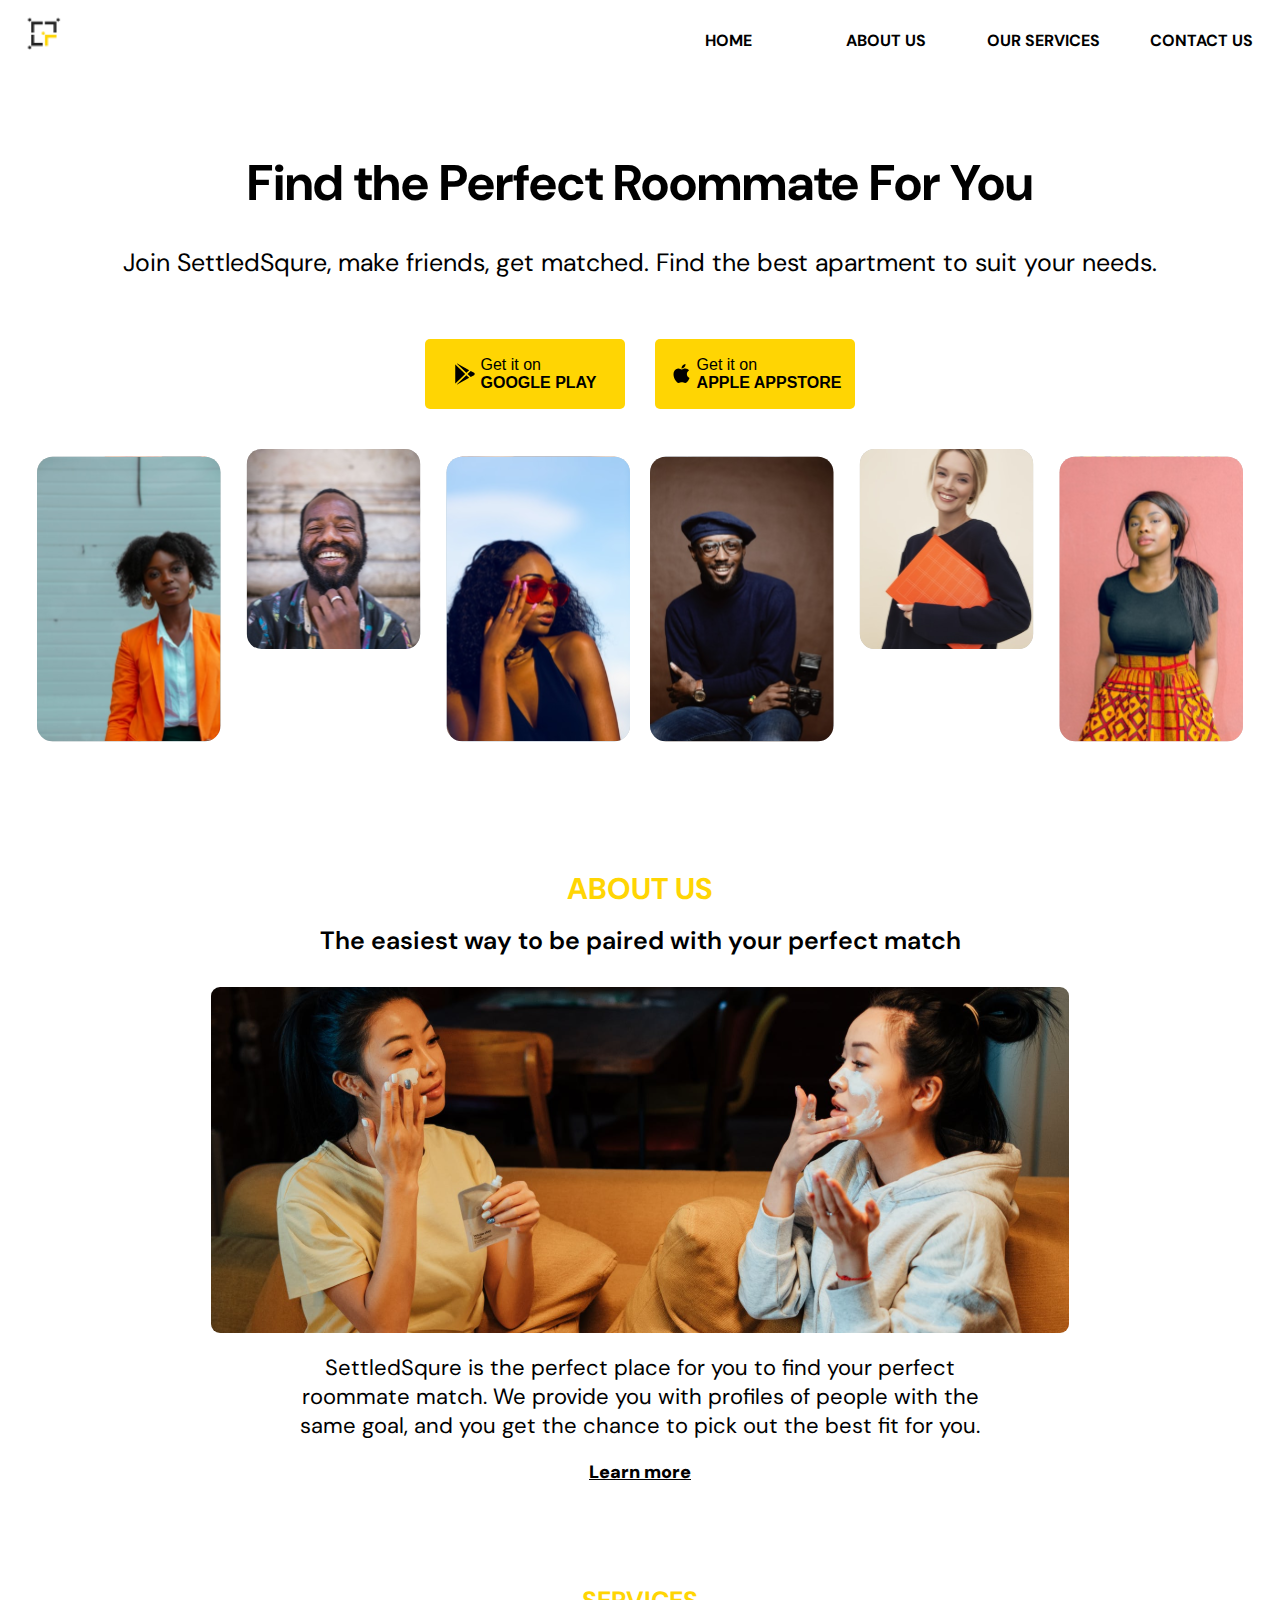
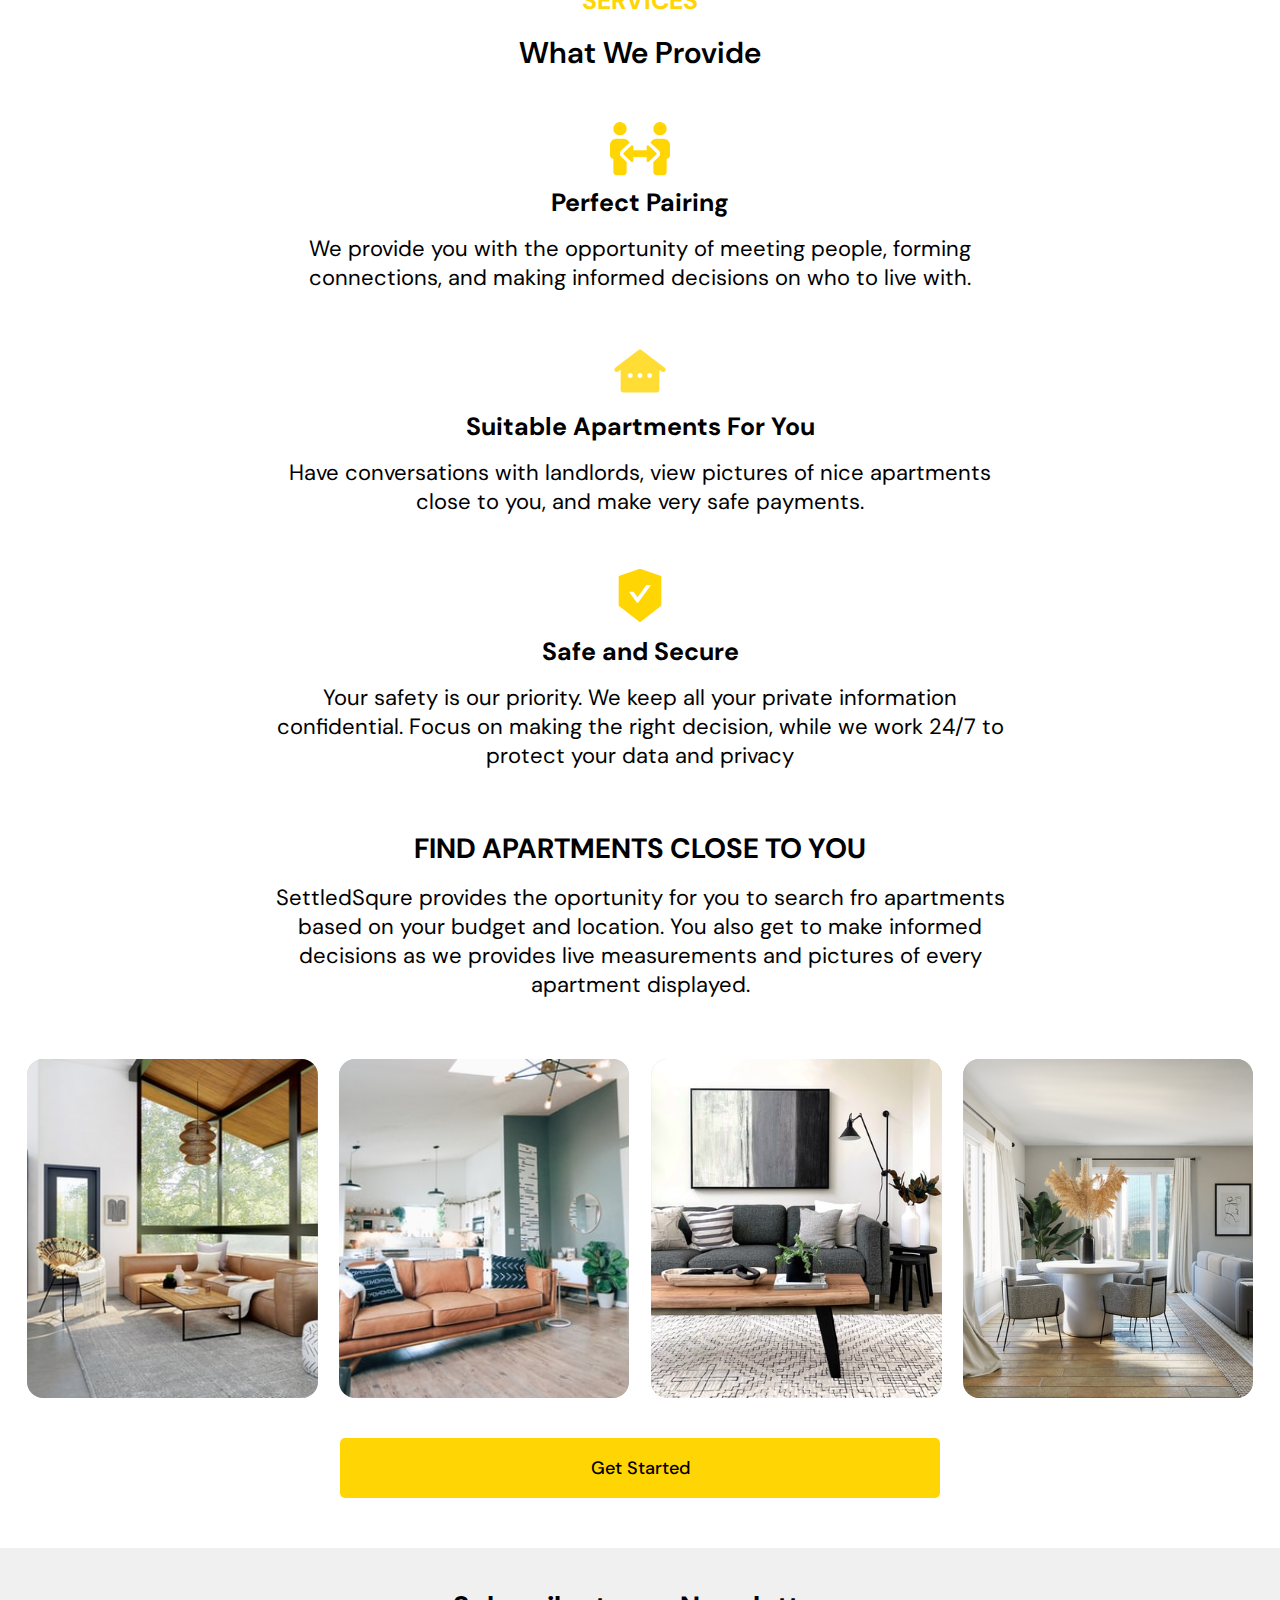
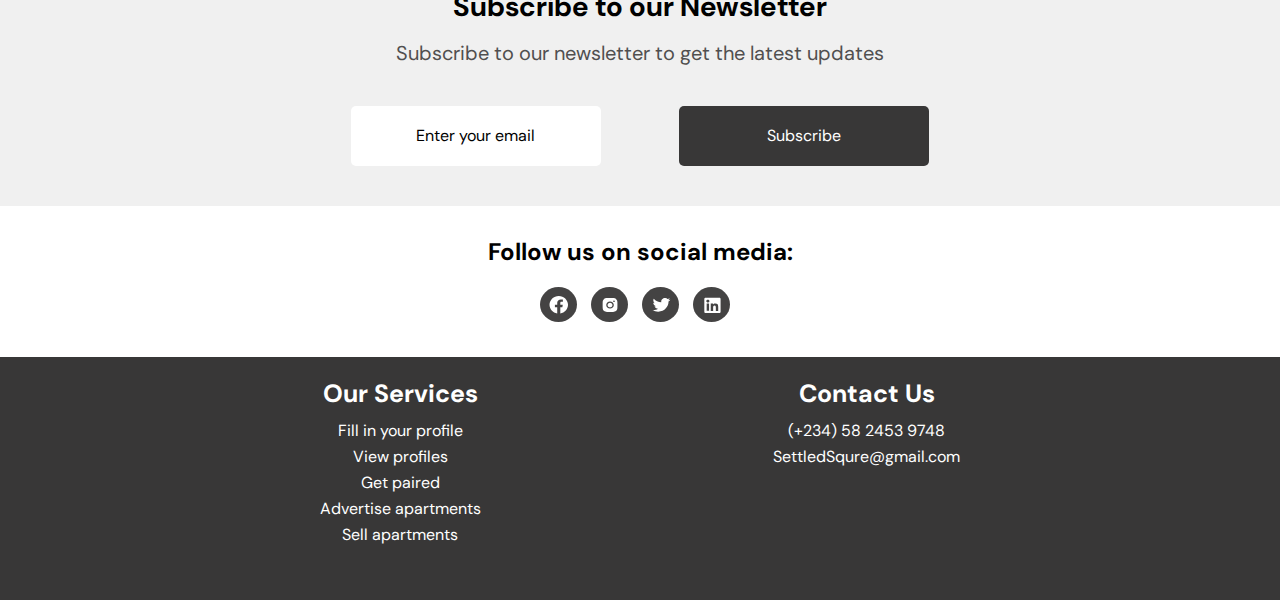
<file: index.html>
<!DOCTYPE html>
<html lang="en">
  <head>
    <meta charset="UTF-8" />
    <meta http-equiv="X-UA-Compatible" content="IE=edge" />
    <meta name="viewport" content="width=device-width, initial-scale=1.0" />
    <link rel="stylesheet" href="style.css" />
    <title>Roommates</title>
  </head>
  <body>
    <header>
        <nav>
        <img src="/assets/header-removebg-preview.png" alt="can't load image" />
        <div class="burger-container" onclick="openNav()">
          <div class="burger"></div>
        </div>
        <div class="links-container">
          <div class="nav-links">
            <ul>
              <li><a href="#" onclick="unHide()">Home</a></li>
              <li><a href="#about" onclick="unHide()">About Us</a></li>
              <li><a href="#services" onclick="unHide()">Our Services</a></li>
              <li><a href="#contact" onclick="unHide()">Contact Us</a></li>
            </ul>
          </div>
        </div>
      </nav>
    </header>
    <main>
      <section id="home">
        <h1>Find the Perfect Roommate For You</h1>
        <p>
          Join SettledSqure, make friends, get matched. Find the best apartment
          to suit your needs.
        </p>
        <div class="btn-div">
          <button>
            <a href="/error 404/index.html"
              ><img src="/assets/playstore.svg" alt="can't load image" />
              <div class="btn-text">
                <span class="get">Get it on</span>
                <span class="platform">GOOGLE PLAY</span>
              </div>
            </a>
          </button>
          <button>
            <a href="/error 404/index.html"
              ><img src="/assets/appstore.svg" alt="can't load image" />
              <div class="btn-text">
                <span class="get">Get it on</span>
                <span class="platform">APPLE APPSTORE</span>
              </div>
            </a>
          </button>
        </div>
        <div class="hero-images">
          <div class="top-images">
            <img src="/assets/person i.svg" alt="can't load image" />
            <img
              src="/assets/person ii.svg"
              class="middle-one"
              alt="can't load image"
            />
            <img src="/assets/person iii.svg" alt="can't load image" />
          </div>
          <div class="bottom-images">
            <img src="/assets/person iv.svg" alt="can't load image" />
            <img
              src="/assets/person v.svg"
              class="middle-two"
              alt="can't load image"
            />
            <img src="/assets/person vi.svg" alt="can't load image" />
          </div>
        </div>
      </section>
      <section id="about">
        <h2>About us</h2>
        <h4>The easiest way to be paired with your perfect match</h4>
        <img src="/assets/about img.svg" alt="can't load image" />
        <p>
          SettledSqure is the perfect place for you to find your perfect
          roommate match. We provide you with profiles of people with the same
          goal, and you get the chance to pick out the best fit for you.
        </p>
        <a href="/error 404/index.html" class="more">Learn more</a>
      </section>
      <section id="services">
        <h2>Services</h2>
        <h3>What We Provide</h3>
        <div class="services-container">
          <div class="service">
            <img src="/assets/pairing.svg" alt="can't load image" />
            <h4>Perfect Pairing</h4>
            <p>
              We provide you with the opportunity of meeting people, forming
              connections, and making informed decisions on who to live with.
            </p>
          </div>
          <div class="service">
            <img src="/assets/apartment img.svg" alt="can't load image" />
            <h4>Suitable Apartments For You</h4>
            <p>
              Have conversations with landlords, view pictures of nice
              apartments close to you, and make very safe payments.
            </p>
          </div>
          <div class="service">
            <img src="/assets/safety img.svg" alt="can't load image" />
            <h4>Safe and Secure</h4>
            <p>
              Your safety is our priority. We keep all your private information
              confidential. Focus on making the right decision, while we work
              24/7 to protect your data and privacy
            </p>
          </div>
        </div>
        <div class="find__apart">
          <h2>Find apartments close to you</h2>
          <p>
            SettledSqure provides the oportunity for you to search fro
            apartments based on your budget and location. You also get to make
            informed decisions as we provides live measurements and pictures of
            every apartment displayed.
          </p>
          <div class="image-part">
            <div class="left__image-part">
              <img src="/assets/apartment i.svg" alt="can't load image" />
              <img src="/assets/apartment iii.svg" alt="can't load image" />
            </div>
            <div class="right__image-part">
              <img src="/assets/apartment ii.svg" alt="can't load image" />
              <img src="/assets/apartment iv.svg" alt="can't load image" />
            </div>
          </div>
          <a href="/error 404/index.html">Get Started</a>
        </div>
      </section>
      <section id="contact">
        <div class="grey-container">
          <h2>Subscribe to our Newsletter</h2>
          <p>Subscribe to our newsletter to get the latest updates</p>
          <div class="btn-div">
            <a href="/error 404/index.html" class="btn one">Enter your email</a>
            <a href="/error 404/index.html" class="btn two">Subscribe</a>
          </div>
        </div>
        <div class="contact__socials">
            <h2>Follow us on social media:</h2>
            <div class="socials">
                <a href="/error 404/index.html"><img src="/assets/facebook.svg" alt="can't load image"></a>
                <a href="/error 404/index.html"><img src="/assets/instagram.svg" alt="can't load image"></a>
                <a href="/error 404/index.html"><img src="/assets/twitter.svg" alt="can't load image"></a>
                <a href="/error 404/index.html"><img src="/assets/linkedin.svg" alt="can't load image"></a>
            </div>
        </div>
      </section>
    </main>
    <footer>
        <div class="footer__ourservices">
            <h3>Our Services</h3>
            <p>Fill in your profile</p>
            <p>View profiles</p>
            <p>Get paired</p>
            <p>Advertise apartments</p>
            <p>Sell apartments</p>
        </div>
        <div class="footer__contactus">
            <h3>Contact Us</h3>
            <p>(+234) 58 2453 9748</p>
            <p>SettledSqure@gmail.com</p>
        </div>
    </footer>
    <script src="/script.js"></script>
  </body>
</html>
</file>
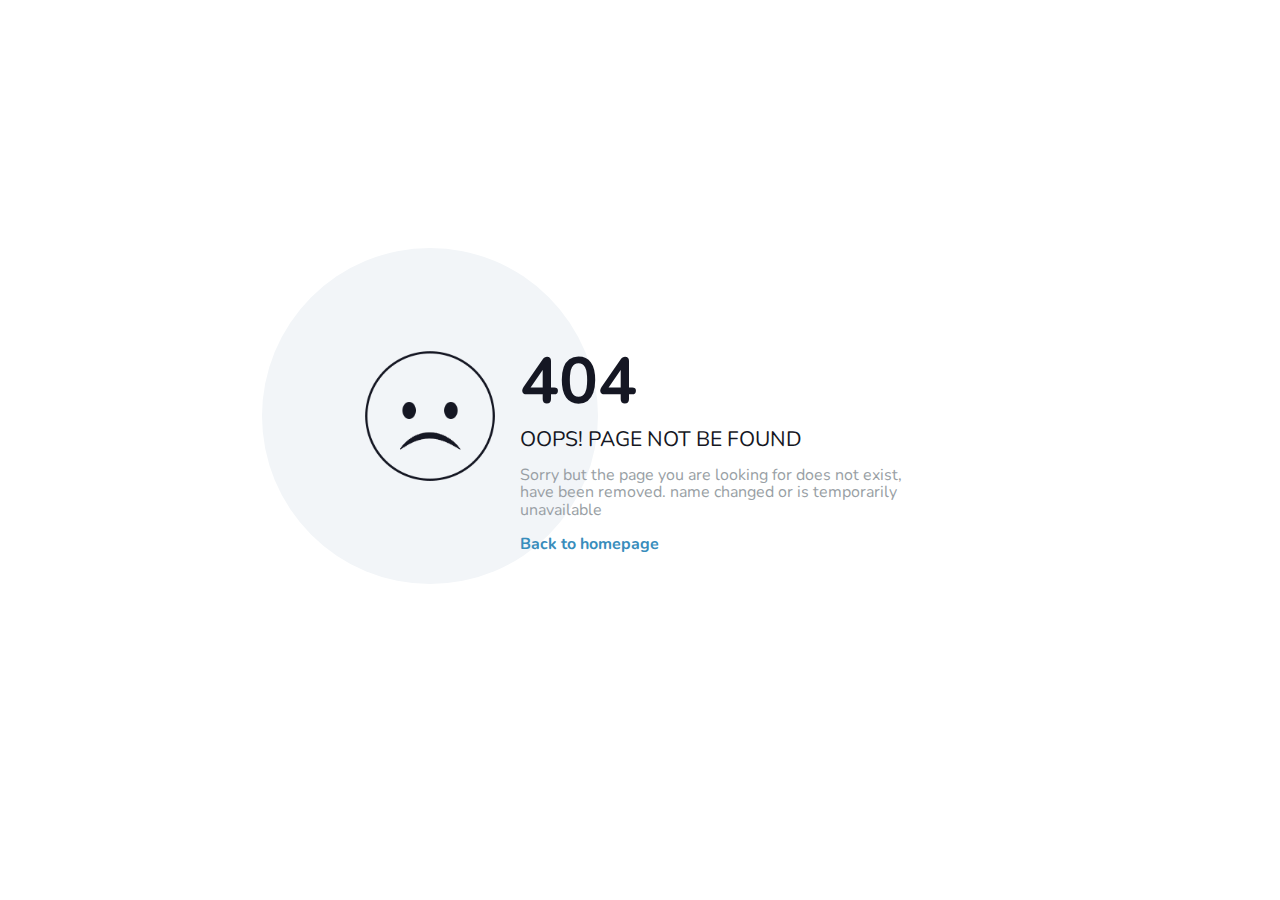
<file: error 404/index.html>
<!DOCTYPE html>
<html lang="en">

<head>
	<meta charset="utf-8">
	<meta http-equiv="X-UA-Compatible" content="IE=edge">
	<meta name="viewport" content="width=device-width, initial-scale=1">
	<!-- The above 3 meta tags *must* come first in the head; any other head content must come *after* these tags -->

	<title>ERROR 404</title>

	<!-- Google font -->
	<link href="https://fonts.googleapis.com/css?family=Nunito:400,700" rel="stylesheet">

	<!-- Custom stlylesheet -->
	<link type="text/css" rel="stylesheet" href="css/style.css" />

	<!-- HTML5 shim and Respond.js for IE8 support of HTML5 elements and media queries -->
	<!-- WARNING: Respond.js doesn't work if you view the page via file:// -->
	<!--[if lt IE 9]>
		  <script src="https://oss.maxcdn.com/html5shiv/3.7.3/html5shiv.min.js"></script>
		  <script src="https://oss.maxcdn.com/respond/1.4.2/respond.min.js"></script>
		<![endif]-->

</head>

<body>

	<div id="notfound">
		<div class="notfound">
			<div class="notfound-404"></div>
			<h1>404</h1>
			<h2>Oops! Page Not Be Found</h2>
			<p>Sorry but the page you are looking for does not exist, have been removed. name changed or is temporarily unavailable</p>
			<a href="/index.html">Back to homepage</a>
		</div>
	</div>

</body><!-- This templates was made by Colorlib (https://colorlib.com) -->

</html>
</file>
<file: style.css>
@import url("https://fonts.googleapis.com/css2?family=DM+Sans:wght@400;700&display=swap");

* {
  margin: 0;
  padding: 0;
  box-sizing: border-box;
  scroll-behavior: smooth;
}

:root {
  --primary-color: #ffd503;
  --light-grey: #F0F0F0;
  --footer: #383737;
}

body {
  font-family: "DM Sans", sans-serif;
  max-width: 100%;
  overflow-x: hidden;
 /* scroll-behavior: smooth; */
 }

 header {
  height: 80px;
  width: 100%;
  
 }

nav {
  overflow-y: hidden;
  height: 100%;
  width: 100%;
  display: flex;
  align-items: center;
  justify-content: space-between;
  overflow-x: hidden;
}

nav img {
  cursor: pointer;
  height: 80px;
  fill: none;
}

nav .burger-container {
  height: 80px;
  width: 80px;
  position: relative;
  display: flex;
  flex-direction: column;
  justify-content: center;
  align-items: center;
  cursor: pointer;
  z-index: 3;
}

nav .burger-container .burger {
  height: 2.7px;
  width: 35px;
  background-color: black;
  transition: all 0.5s ease;
  border-radius: 17px;
}

nav .burger-container .burger::before,
nav .burger-container .burger::after {
  content: "";
  position: absolute;
  height: 2.7px;
  width: 35px;
  background-color: black;
  transition: all 0.5s ease;
  border-radius: 17px;
}

nav .burger-container .burger::before {
  transform: translateY(-10px);
}

nav .burger-container .burger::after {
  transform: translateY(10px);
}

nav .burger-container.open .burger {
  background: transparent;
}

nav .burger-container.open .burger::before {
  transform: rotate(45deg);
}

nav .burger-container.open .burger::after {
  transform: rotate(-45deg);
}

.links-container {
  position: absolute;
  top: 0;
  right: 0;
  height: 100vh;
  width: 0vw;
  background-color: rgba(0, 0, 0, 0.12);
  z-index: 2;
  transition: all 0.2s ease;
  display: flex;
  flex-direction: column;
}

.nav-links {
  height: 100%;
  width: 0vw;
  background-color: white;
  align-self: flex-end;
  display: none;
}

.nav-links ul {
  height: 100%;
  width: 100%;
  display: flex;
  flex-direction: column;
  justify-content: space-evenly;
  align-items: center;
}

.nav-links ul li {
  list-style: none;
  background-color: var(--primary-color);
  width: 100%;
  display: grid;
  place-items: center;
  height: 80px;
  text-transform: uppercase;
  font-weight: 700;
}

.nav-links ul li a {
  text-decoration: none;
  color: black;
}

#home {
  padding: 0 27px;
}

#home h1 {
  font-size: 30px;
  margin: 40px 0 10px 0;
}

#home p {
  font-size: 20px;
  margin-bottom: 30px;
}

#home .btn-div {
  width: 100%;
  display: flex;
  justify-content: space-between;
}

#home button {
  background-color: var(--primary-color);
  border: none;
  height: 50px;
  width: 48%;
  border-radius: 5px;
  cursor: pointer;
}

#home button a {
  color: black;
  text-decoration: none;
  display: flex;
  justify-content: center;
}

#home button a img {
  margin-right: 3px;
}

#home button a .btn-text {
  display: flex;
  flex-direction: column;
  text-align: left;
  font-size: 12px;
}

#home button a .btn-text .platform {
  font-weight: 600;
}

#home .hero-images {
  margin-top: 40px;
  display: flex;
  /* background-color: red; */
  flex-direction: column;
  justify-content: center;
  /* align-items: center; */
  /* width: 100%; */
}

#home .hero-images .top-images,
#home .hero-images .bottom-images {
  width: 100%;
  height: 100%;
  display: flex;
  justify-content: space-between;
}

#home .hero-images .top-images {
  margin-bottom: 20px;
}

#home .hero-images .top-images .middle-one {
  align-self: flex-end;
}

#home .hero-images .bottom-images .middle-two {
  align-self: flex-start;
}

#home .hero-images img {
  width: 30%;
}

/* ABOUT SECTION */ /* ABOUT SECTION */ /* ABOUT SECTION */ /* ABOUT SECTION */
#about {
  padding: 0 27px;
  margin: 50px 0;
}

#about h2 {
  color: var(--primary-color);
  text-transform: uppercase;
  font-size: 25px;
  margin-bottom: 16px;
}

#about h4 {
  font-size: 22px;
  font-weight: 600;
  margin-bottom: 30px;
}

#about img {
  width: 100%;
}

#about p {
  margin: 20px 0 20px 0;
  font-size: 20px;
}

#about .more {
  font-size: 18px;
  font-weight: 900;
  text-decoration: underline;
  color: black;
}

/* SERVICES SECTION */
#services {
  padding: 0 27px;
  margin: 50px 0;
}

#services h2 {
  color: var(--primary-color);
  font-size: 25px;
  margin-bottom: 16px;
  text-transform: uppercase;
}

#services h3 {
  color: black;
  font-size: 30px;
  font-weight: 600;
  text-align: center;
}

#services .service {
  margin-top: 30px;
  display: flex;
  flex-direction: column;
}

#services .service img {
  width: 60px;
  align-self: center;
  margin-bottom: 10px;
}

#services .service h4 {
  font-size: 20px;
  text-align: center;
  margin-bottom: 15px;
}

#services .service p {
  font-size: 20px;
}

#services .find__apart h2 {
  color: black;
  font-size: 21px;
  margin-top: 40px;
  text-align: center;
}

#services .find__apart p {
  font-size: 20px;
}

#services .find__apart .image-part {
  display: flex;
  margin-top: 30px;
  width: 100%;
  justify-content: space-between;
}

.right__image-part {
  margin-top: 30px;
}

#services .find__apart .image-part .left__image-part,
#services .find__apart .image-part .right__image-part {
  width: 47%;
}

#services .find__apart .image-part img {
  width: 100%;
  margin-bottom: 20px;
}

#services .find__apart a {
  display: grid;
  place-items: center;  
  margin-top: 20px;
    color: black;
    background-color: var(--primary-color);
    border: none;
    width: 100%;
    height: 60px;
    border-radius: 5px;
    font-size: 18px;
    font-weight: 500;
    cursor: pointer;
    text-decoration: none;
}

/* CONTACT SECTION *//* CONTACT SECTION *//* CONTACT SECTION */
#contact .grey-container {
    background-color: var(--light-grey);
    display: flex;
    flex-direction: column;
    justify-content: center;
    align-items: center;
    padding: 40px 27px;
}

#contact .grey-container h2 {
    margin-bottom: 15px;
    text-align: center;
}

#contact .grey-container p {
font-size: 14px;
color: #504F4F;
margin-bottom: 40px;
text-align: center;
}

#contact .grey-container .btn-div {
    display: flex;
    width: 100%;
    justify-content: space-between;
}

#contact .grey-container .btn {
    display: grid;
    place-items: center;
    border: none;
    color: black;
    height: 50px;
    width: 45%;
    border-radius: 5px;
}

#contact .grey-container .btn.one {
    background-color: white;
}

#contact .grey-container .btn.two {
    color: white;
    background-color: var(--footer);
}

#contact .grey-container a {
  width: inherit;
 color: inherit;
 text-decoration: none;
}

#contact .contact__socials {
    padding: 30px 27px;
}

#contact .contact__socials h2 {
    margin-bottom: 20px;
}

#contact .contact__socials .socials img {
    margin-right: 10px;
    cursor: pointer;
}

footer {
    color: white;
    background-color: var(--footer);
    display: flex;
    justify-content: space-between;
    padding: 20px 27px 50px 27px;
}

footer h3 {
    margin-bottom: 10px;
}

footer p {
    font-size: 12px;
    margin-bottom: 5px;
    color: white;
    text-decoration: none;
}

@media (max-width: 740px) {
  .hidden {
    overflow: hidden;
  }

  .links-container.fill {
    width: 100vw;
    height: 100vh;
  }

  .nav-links.active {
    display: flex;
    width: 70%;
  }
}

@media (max-width: 340px) {
  nav img {
    width: 60px;
    height: 60px;
    position: relative;
    left: -10px;
  }

  nav .burger-container {
    position: relative;
    right: 10px;
    width: 40px;
  }

  #home {
    padding: 0 10px;
  }

  #home button a .btn-text {
    font-size: 10px;
  }

  #about {
    padding: 0 10px;
  }

  #services {
    padding: 0 10px;
  }

  #services h3 {
    font-size: 26px;
  }

  #services .service p {
    font-size: 20px;
  }

  #contact .grey-container .btn {
    width: 48%;
  }

  #contact .grey-container, #contact .contact__socials {
    padding-left: 10px;
    padding-right: 10px;
  }

  footer {
    padding-left: 10px;
    padding-right: 10px;
  }

  footer h3 {
    font-size: 16px;
}

footer p {
    font-size: 10px;
}
}

@media (min-width: 520px) {
  #home .btn-div {
    justify-content: space-evenly;
  }

  #home button {
    height: 70px;
    width: 200px;
  }

  #home button a .btn-text {
    font-size: 16px;
  }

  #contact .grey-container .btn-div {
    justify-content: space-evenly;
}

#contact .grey-container .btn {
    height: 60px;
    width: 200px;
 }
}

@media (min-width: 740px) {
  nav .burger-container {
    display: none;
  }

  nav .links-container {
    position: relative;
    width: 630px;
  }

  .nav-links {
    display: flex;
    flex-direction: row;
    justify-content: space-evenly;
    width: 100%;
  }

  .nav-links ul {
    flex-direction: row;
    align-items: center;
  }

  .nav-links ul li {
    background-color: transparent;
  }

  .nav-links ul li a {
    transition: all 0.5s ease;
  }

  .nav-links ul li a:hover {
    color: var(--primary-color);
  }

  #home,
  #about {
    display: flex;
    flex-direction: column;
    align-items: center;
  }

  #home h1 {
    text-align: center;
    font-size: 50px;
    margin-top: 70px;
  }

  #home p {
    text-align: center;
    font-size: 25px;
    margin-top: 20px;
  }

  #home .btn-div {
    margin-top: 30px;
    width: 70%;
  }

  #home .hero-images {
    justify-content: center;
    flex-wrap: wrap;
    width: 100%;
  }

  #home .hero-images .top-images,
  #home .hero-images .bottom-images {
    display: flex;
    justify-content: space-evenly;
  }

  #home .hero-images img {
    height: 300px;
    width: 200px;
    /* flex-basis: 1; */
    margin: 0 10px;
  }

  #home .hero-images .top-images .middle-one,
  #home .hero-images .bottom-images .middle-two {
    height: 200px;
  }

  #about {
    margin-top: 100px;
  }

  #about h2 {
    font-size: 30px;
  }

  #about h4 {
    font-size: 25px;
  }

  #about img {
    width: 70%;
  }

  #about p {
    font-size: 22px;
    text-align: center;
    max-width: 60%;
  }

  #services {
    margin-top: 100px;
  }

  #services h2 {
    text-align: center;
  }

  #services h3 {
    text-align: center;
  }

  #services .service {
    margin-top: 50px;
  }

  #services .service h4 {
    font-size: 25px;
  }

  #services .service p {
    text-align: center;
    font-size: 22px;
    max-width: 60%;
    align-self: center;
  }

  #contact .grey-container h2 {
    font-size: 28px;
}

#contact .grey-container p {
font-size: 20px;
}

#contact .grey-container .btn-div {
    width: 80%;
    justify-content: space-evenly;
}

#contact .grey-container .btn {
    height: 60px;
    width: 250px;
 }

 #contact .contact__socials {
    display: flex;
    flex-direction: column;
    align-items: center;
 }

 footer {
    justify-content: space-evenly;
    text-align: center;
 }

 footer h3 {
    font-size: 25px;
 }

 footer p {
    font-size: 16px;
 }
}

@media (min-width: 800px) {
#services .find__apart {
  display: flex;
  flex-direction: column;
}

    #services .find__apart h2 {
  font-size: 28px;
  margin-top: 60px;
}

#services .find__apart p {
  margin-bottom: 30px;
    font-size: 22px;
  text-align: center;
  max-width: 60%;
  align-self: center;
}
    
    #services .find__apart .image-part {
    display: flex;
    gap: 20px;
    margin-top: 30px;
    width: 100%;
  }

  #services .find__apart .image-part .left__image-part,
  #services .find__apart .image-part .right__image-part {
    display: flex;
    gap: 20px;
    width: 50%;
    justify-content: space-evenly;
  }

  .right__image-part {
    margin-top: 0px;
  }

  #services .find__apart .image-part img {
    width: 50%;
    margin-bottom: 0px;
  }
}

@media (min-width: 900px) {
    #services .find__apart a {
    width: 600px;
    align-self: center;
    margin-top: 40px;
 }
}

@media (min-width: 1100px) {
  #home .btn-div {
    width: 40%;
  }

  #home .hero-images {
    flex-direction: row;
  }

  #home .hero-images .top-images,
  #home .hero-images .bottom-images {
    width: 50%;
  }

  #home .hero-images .top-images .middle-one,
  #home .hero-images .bottom-images .middle-two {
    align-self: flex-start;
  }

  #home .hero-images img {
    width: 30%;
    /* flex-basis: 1; */
  }

  #contact .grey-container .btn-div {
    width: 60%;
 }
}

@media (min-width: 1350px) {
  #home .hero-images img {
    height: 300px;
    width: 200px;
    margin: 0 10px;
  }
}
</file>
<file: error 404/css/style.css>
* {
  -webkit-box-sizing: border-box;
          box-sizing: border-box;
}

body {
  padding: 0;
  margin: 0;
}

#notfound {
  position: relative;
  height: 100vh;
}

#notfound .notfound {
  position: absolute;
  left: 50%;
  top: 50%;
  -webkit-transform: translate(-50%, -50%);
      -ms-transform: translate(-50%, -50%);
          transform: translate(-50%, -50%);
}

.notfound {
  max-width: 560px;
  width: 100%;
  padding-left: 160px;
  line-height: 1.1;
}

.notfound .notfound-404 {
  position: absolute;
  left: 0;
  top: 0;
  display: inline-block;
  width: 140px;
  height: 140px;
  background-image: url('../img/emoji.png');
  background-size: cover;
}

.notfound .notfound-404:before {
  content: '';
  position: absolute;
  width: 100%;
  height: 100%;
  -webkit-transform: scale(2.4);
      -ms-transform: scale(2.4);
          transform: scale(2.4);
  border-radius: 50%;
  background-color: #f2f5f8;
  z-index: -1;
}

.notfound h1 {
  font-family: 'Nunito', sans-serif;
  font-size: 65px;
  font-weight: 700;
  margin-top: 0px;
  margin-bottom: 10px;
  color: #151723;
  text-transform: uppercase;
}

.notfound h2 {
  font-family: 'Nunito', sans-serif;
  font-size: 21px;
  font-weight: 400;
  margin: 0;
  text-transform: uppercase;
  color: #151723;
}

.notfound p {
  font-family: 'Nunito', sans-serif;
  color: #999fa5;
  font-weight: 400;
}

.notfound a {
  font-family: 'Nunito', sans-serif;
  display: inline-block;
  font-weight: 700;
  border-radius: 40px;
  text-decoration: none;
  color: #388dbc;
}

@media only screen and (max-width: 767px) {
  .notfound .notfound-404 {
    width: 110px;
    height: 110px;
  }
  .notfound {
    padding-left: 15px;
    padding-right: 15px;
    padding-top: 110px;
  }
}
</file>
